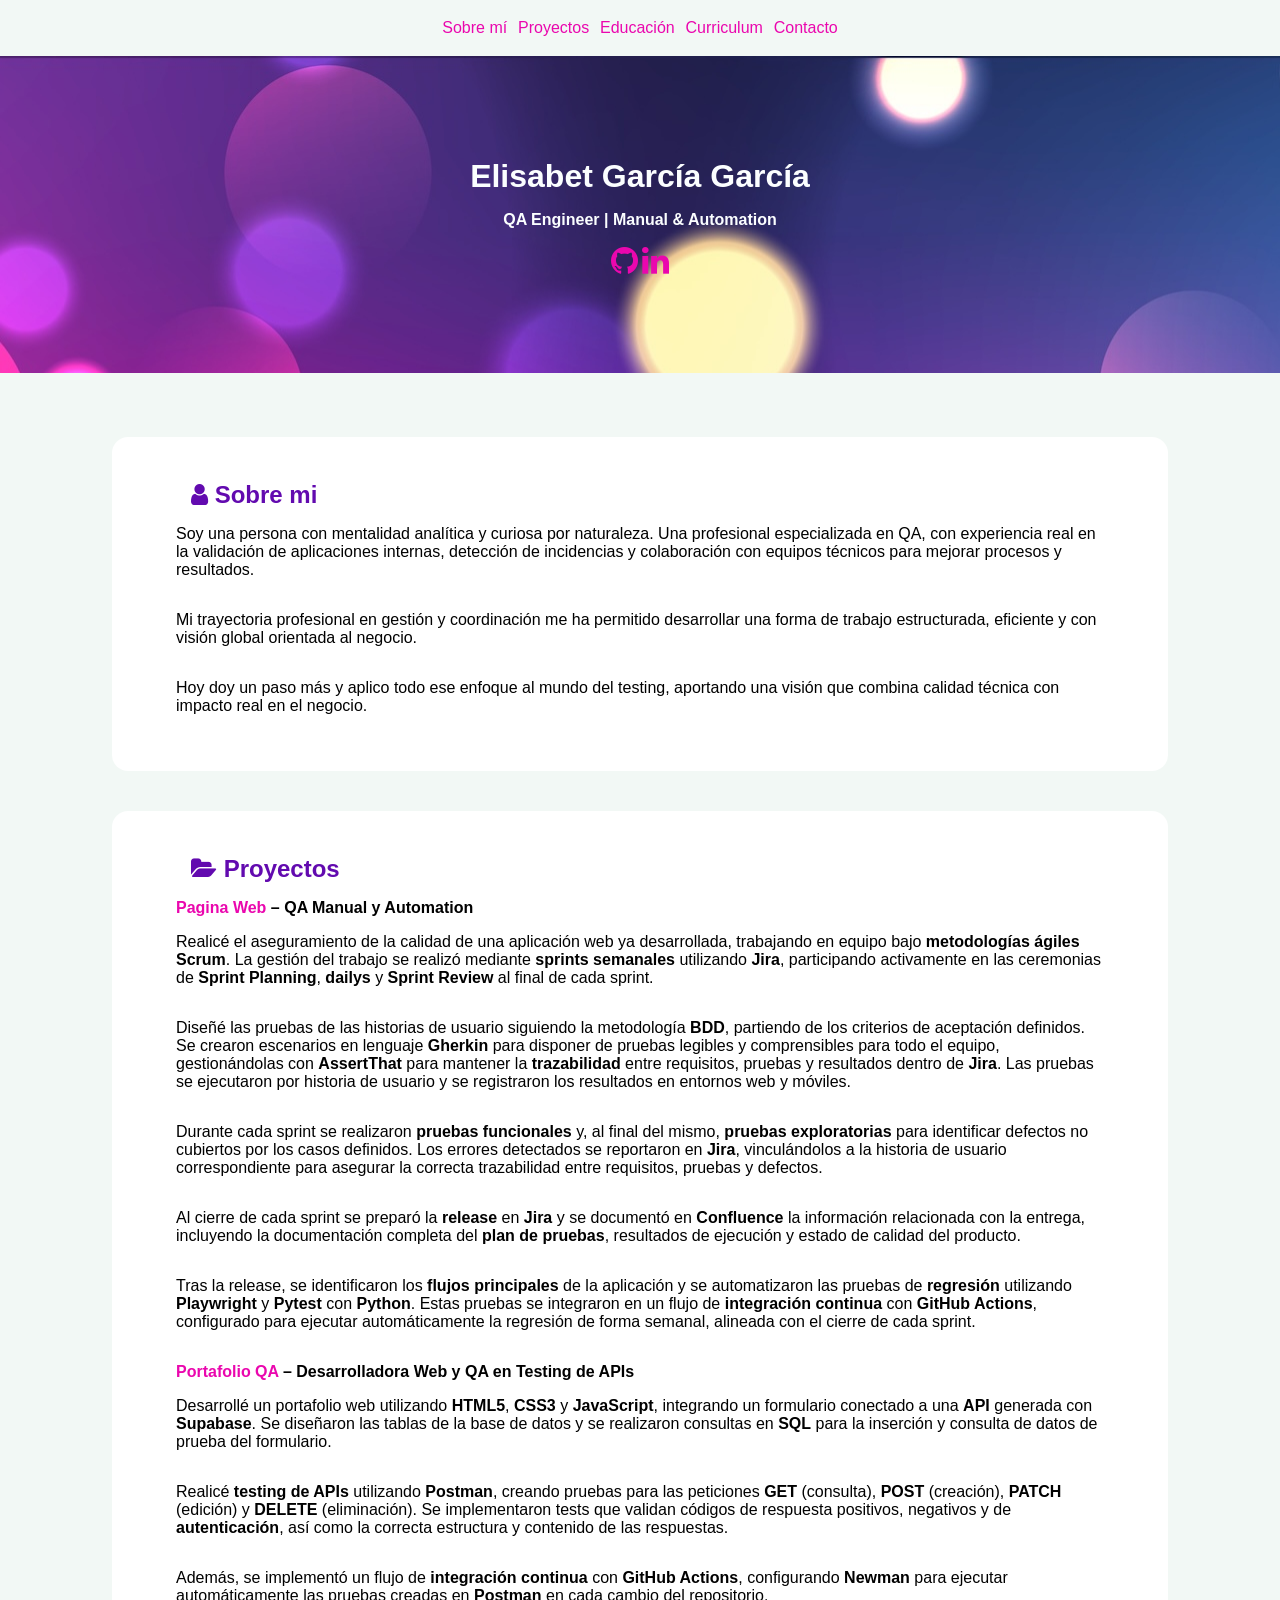
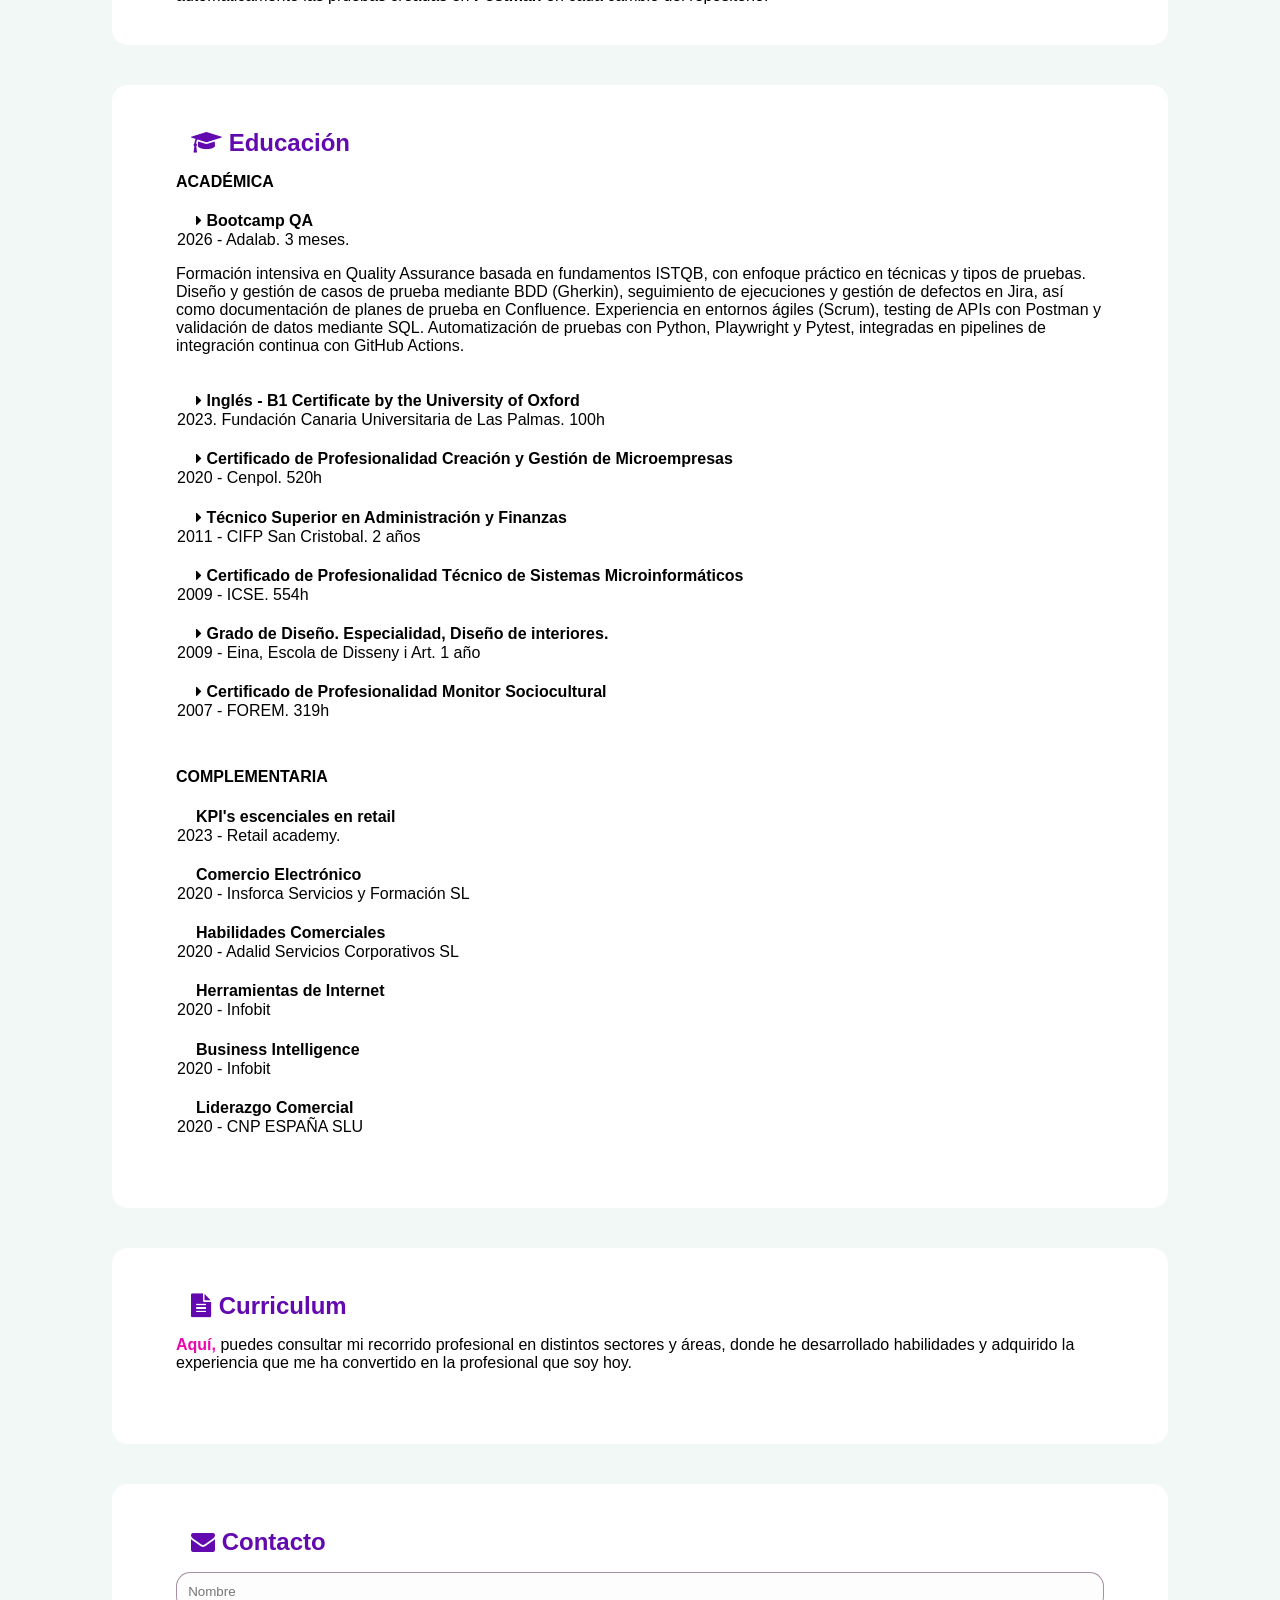
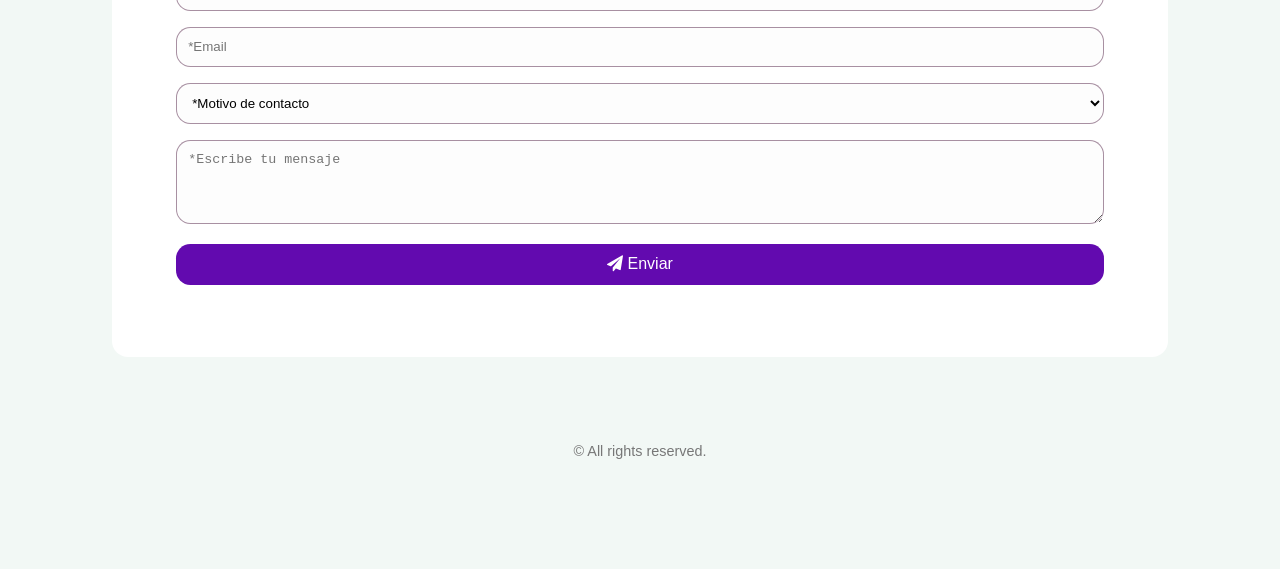
<file: index.html>
<!DOCTYPE html>
<html lang="es">

<head>
  <meta charset="UTF-8" />
  <meta name="viewport" content="width=device-width, initial-scale=1.0" />
  <meta name="description" content="Portfolio Elisabet García García QA" />
  <meta name="author" content="Elisabet García García" />
  <title>Elisabet QA - Portfolio</title>
  <link href="style.css" rel="stylesheet" />
  <!-- Importar Font Awesome para los iconos -->
  <link rel="stylesheet" href="https://cdnjs.cloudflare.com/ajax/libs/font-awesome/4.7.0/css/font-awesome.min.css" />
</head>

<body>
  <!-- Menú de navegación -->
  <nav>
    <ul>
      <li><a id="menusobremi" href="#sobremi">Sobre mí</a></li>
      <li><a id="menuproyectos" href="#proyectos">Proyectos</a></li>
      <li><a id="menueducacion" href="#educacion">Educación</a></li>
      <li><a id="menucurriculum" href="#curriculum">Curriculum</a></li>
      <li><a id="menucontacto" href="#contacto">Contacto</a></li>
    </ul>
  </nav>
  <header>
    <h1 id="minombre">Elisabet García García</h1>
    <h3 id="titulo">QA Engineer | Manual & Automation</h3>
    <p>
      <a id="linkgithub" href="https://github.com/ElisabetQA" title="GitHub" class="fa fa-github fa-2x"
        aria-label="GitHub"></a>
      <a id="linklinkedin" href="https://linkedin.com/in/elisabet-garcia-garcia" title="LinkedIn"
        class="fa fa-linkedin fa-2x" aria-label="LinkedIn"></a>
    </p>
  </header>

  <main>
    <div class="sobremi" <section id="sobremi">
      <h2 id="titulosobremi">
        <i class="fa fa-user"></i> Sobre mi
      </h2>
      <p class="a">
        Soy una persona con mentalidad analítica y curiosa por naturaleza. Una profesional especializada en QA, con
        experiencia real en la validación de aplicaciones internas, detección de incidencias y colaboración con
        equipos
        técnicos para mejorar procesos y resultados.
      </p>
      <p class="a">
        Mi trayectoria profesional en gestión y coordinación me ha permitido desarrollar una forma de trabajo
        estructurada, eficiente y con visión global orientada al negocio.
      </p>
      <p class="a">
        Hoy doy un paso más y aplico todo ese enfoque al mundo del testing, aportando una visión que combina calidad
        técnica con impacto real en el negocio.
      </p>
      </section>
    </div>


    <div class="proyectos" <section id="proyectos">
      <h2 id="tituloproyectos">
        <i class="fa fa-folder-open"></i> Proyectos
      </h2>

      <h3>
        <a id="linkproyectoapi"
          href="https://adalabequipo4.atlassian.net/wiki/spaces/E4QA/pages/229377/Plan+de+pruebas+-+Vida+verde"
          target="_blank">Pagina Web</a>
        – QA Manual y Automation
      </h3>
      <p class="a">
        Realicé el aseguramiento de la calidad de una aplicación web ya desarrollada,
        trabajando en equipo bajo <strong>metodologías ágiles Scrum</strong>. La gestión del
        trabajo se realizó mediante <strong>sprints semanales</strong> utilizando
        <strong>Jira</strong>, participando activamente en las ceremonias de
        <strong>Sprint Planning</strong>, <strong>dailys</strong> y <strong>Sprint Review</strong>
        al final de cada sprint.
      </p>

      <p class="a">
        Diseñé las pruebas de las historias de usuario siguiendo la metodología
        <strong>BDD</strong>, partiendo de los criterios de aceptación definidos. Se crearon
        escenarios en lenguaje <strong>Gherkin</strong> para disponer de pruebas legibles y
        comprensibles para todo el equipo, gestionándolas con <strong>AssertThat</strong> para
        mantener la <strong>trazabilidad</strong> entre requisitos, pruebas y resultados dentro
        de <strong>Jira</strong>. Las pruebas se ejecutaron por historia de usuario y se
        registraron los resultados en entornos web y móviles.
      </p>

      <p class="a">
        Durante cada sprint se realizaron <strong>pruebas funcionales</strong> y, al final del
        mismo, <strong>pruebas exploratorias</strong> para identificar defectos no cubiertos por
        los casos definidos. Los errores detectados se reportaron en <strong>Jira</strong>,
        vinculándolos a la historia de usuario correspondiente para asegurar la correcta
        trazabilidad entre requisitos, pruebas y defectos.
      </p>

      <p class="a">
        Al cierre de cada sprint se preparó la <strong>release</strong> en <strong>Jira</strong>
        y se documentó en <strong>Confluence</strong> la información relacionada con la entrega,
        incluyendo la documentación completa del <strong>plan de pruebas</strong>, resultados
        de ejecución y estado de calidad del producto.
      </p>

      <p class="a">
        Tras la release, se identificaron los <strong>flujos principales</strong> de la
        aplicación y se automatizaron las pruebas de <strong>regresión</strong> utilizando
        <strong>Playwright</strong> y <strong>Pytest</strong> con <strong>Python</strong>. Estas
        pruebas se integraron en un flujo de <strong>integración continua</strong> con
        <strong>GitHub Actions</strong>, configurado para ejecutar automáticamente la regresión
        de forma semanal, alineada con el cierre de cada sprint.
      </p>
      <h3>
        <a id="linkproyectoportafolio" href="https://github.com/ElisabetQA-org/portfolio-qa">Portafolio QA</a>
        – Desarrolladora Web y QA en Testing de APIs
      </h3>
      <p class="a">
        Desarrollé un portafolio web utilizando <strong>HTML5</strong>, <strong>CSS3</strong> y
        <strong>JavaScript</strong>, integrando un formulario conectado a una
        <strong>API</strong> generada con <strong>Supabase</strong>. Se diseñaron las tablas
        de la base de datos y se realizaron consultas en <strong>SQL</strong> para la
        inserción y consulta de datos de prueba del formulario.
      </p>

      <p class="a">
        Realicé <strong>testing de APIs</strong> utilizando <strong>Postman</strong>, creando
        pruebas para las peticiones <strong>GET</strong> (consulta),
        <strong>POST</strong> (creación), <strong>PATCH</strong> (edición) y
        <strong>DELETE</strong> (eliminación). Se implementaron tests que validan códigos de
        respuesta positivos, negativos y de <strong>autenticación</strong>, así como la
        correcta estructura y contenido de las respuestas.
      </p>

      <p class="">
        Además, se implementó un flujo de <strong>integración continua</strong> con
        <strong>GitHub Actions</strong>, configurando <strong>Newman</strong> para ejecutar
        automáticamente las pruebas creadas en <strong>Postman</strong> en cada cambio del
        repositorio.</p>

      </section>

    </div>

    <div class="Educación">
      <section id="educacion">
        <h2 id="tituloeducacion">
          <i class="fa fa-graduation-cap"></i> Educación
        </h2>


        <h3>ACADÉMICA</h3>

        <h4><i class="fa fa-caret-right"></i> Bootcamp QA</h4>
        <p class="b">2026 - Adalab. 3 meses.</p>
        <p class="a">
          Formación intensiva en Quality Assurance basada en fundamentos ISTQB, con enfoque práctico en técnicas y tipos
          de pruebas.
          Diseño y gestión de casos de prueba mediante BDD (Gherkin), seguimiento de ejecuciones y gestión de defectos
          en
          Jira, así como documentación de planes de prueba en Confluence.
          Experiencia en entornos ágiles (Scrum), testing de APIs con Postman y validación de datos mediante SQL.
          Automatización de pruebas con Python, Playwright y Pytest, integradas en pipelines de integración continua con
          GitHub Actions.


        </p>
        <h4><i class="fa fa-caret-right"></i> Inglés - B1 Certificate by the University of Oxford</h4>
        <p class="b">2023. Fundación Canaria Universitaria de Las Palmas. 100h</p>

        <h4><i class="fa fa-caret-right"></i> Certificado de Profesionalidad Creación y Gestión de Microempresas</h4>
        <p class="b">2020 - Cenpol. 520h</p>

        <h4><i class="fa fa-caret-right"></i> Técnico Superior en Administración y Finanzas</h4>
        <p class="b">2011 - CIFP San Cristobal. 2 años</p>

        <h4><i class="fa fa-caret-right"></i> Certificado de Profesionalidad Técnico de Sistemas Microinformáticos</h4>
        <p class="b">2009 - ICSE. 554h</p>

        <h4><i class="fa fa-caret-right"></i> Grado de Diseño. Especialidad, Diseño de interiores. </h4>
        <p class="b">2009 - Eina, Escola de Disseny i Art. 1 año</p>

        <h4><i class="fa fa-caret-right"></i> Certificado de Profesionalidad Monitor Sociocultural</h4>
        <p class="b">2007 - FOREM. 319h</p>

      </section>


      <section id="formación COMPLEMENTARIA">

        <h3>COMPLEMENTARIA</h3>

        <h4>KPI's escenciales en retail</h4>
        <p class="b">2023 - Retail academy.</p>

        <h4>Comercio Electrónico</h4>
        <p class="b">2020 - Insforca Servicios y Formación SL</p>

        <h4>Habilidades Comerciales</h4>
        <p class="b">2020 - Adalid Servicios Corporativos SL</p>

        <h4>Herramientas de Internet </h4>
        <p class="b">2020 - Infobit </p>

        <h4>Business Intelligence </h4>
        <p class="b">2020 - Infobit</p>

        <h4>Liderazgo Comercial</h4>
        <p class="b">2020 - CNP ESPAÑA SLU</p>
      </section>
    </div>

<div class="curriculum">
    <section id="Curriculum">
      <h2 id="titulocurriculum">
        <i class="fa fa-file-text"></i> Curriculum
      </h2>
      <p>
        <a id="curriculum"
          href="https://drive.google.com/file/d/11BLXkdEk0atTPDvDv6AbJhoRN640IWlM/view?usp=sharing"><strong>Aquí,</strong></a>
        puedes consultar mi recorrido profesional en distintos sectores y áreas, donde he desarrollado habilidades y adquirido la experiencia que me ha convertido en la profesional que soy hoy.
      </p>
    </section>
  </div>

<div class="contacto">
    <section id="contacto">
      <h2 id="titulocontacto">
        <i class="fa fa-envelope"></i> Contacto
      </h2>
      <form id="contactForm" onsubmit="return enviarFormulario(event)">

        <input id="nombre" type="text" placeholder="Nombre" maxlength="50" />
        <input id="email" type="email" placeholder="*Email" required />
        <select id="asunto" required>
          <option value="">*Motivo de contacto</option>
          <option value="info">Información</option>
          <option value="job">Oferta Trabajo</option>
          <option value="other">Otro</option>
        </select>
        <textarea id="mensaje" rows="4" placeholder="*Escribe tu mensaje" maxlength="500" required></textarea>

        <button id="enviar" type="submit">
          <i class="fa fa-paper-plane"></i> Enviar
        </button>
      </form>
      <p id="formMessage"></p>
    </section>
</div>

    <footer>
      <p>&copy; All rights reserved.</p>
    </footer>
</body>
<script src="script.js" defer></script>

</html>
</file>
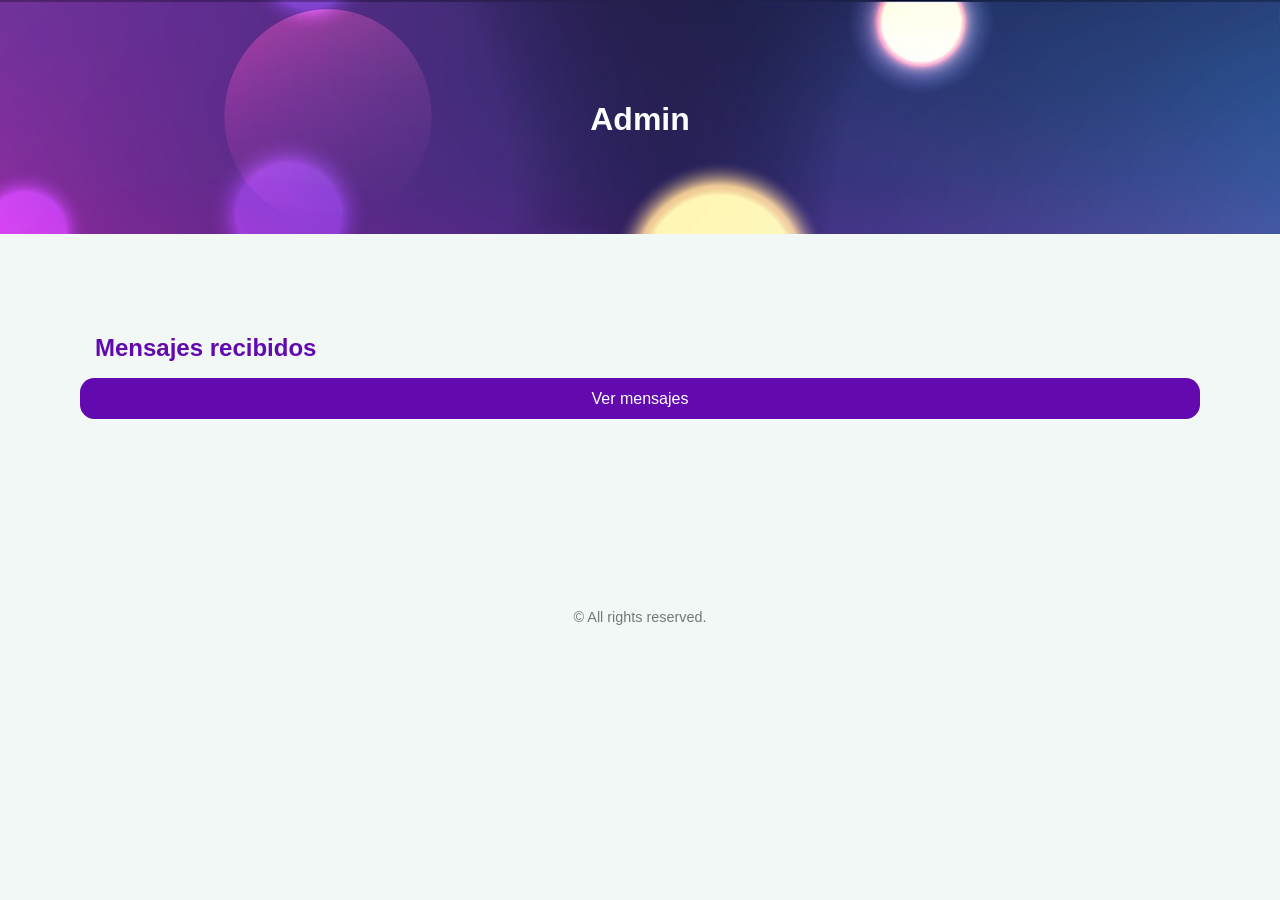
<file: admin.html>
<!DOCTYPE html>
<html lang="es">
<head>
  <meta charset="UTF-8">
  <title>Admin - Mensajes</title>
  <link rel="stylesheet" href="style.css">
</head>
<body>

<header>
  <h1>Admin</h1>
</header>

<main>
  <section id="admin">
    <h2>Mensajes recibidos</h2>
    <button id="verMensajes" onclick="mostrarDatos()">Ver mensajes</button>

    <table id="formsTable">

    </table>

    <p id="status"></p>
  </section>
</main>

<footer>
    <p>&copy; All rights reserved.</p>
</footer>

<script src="script.js"></script>

</body>
</html>
</file>
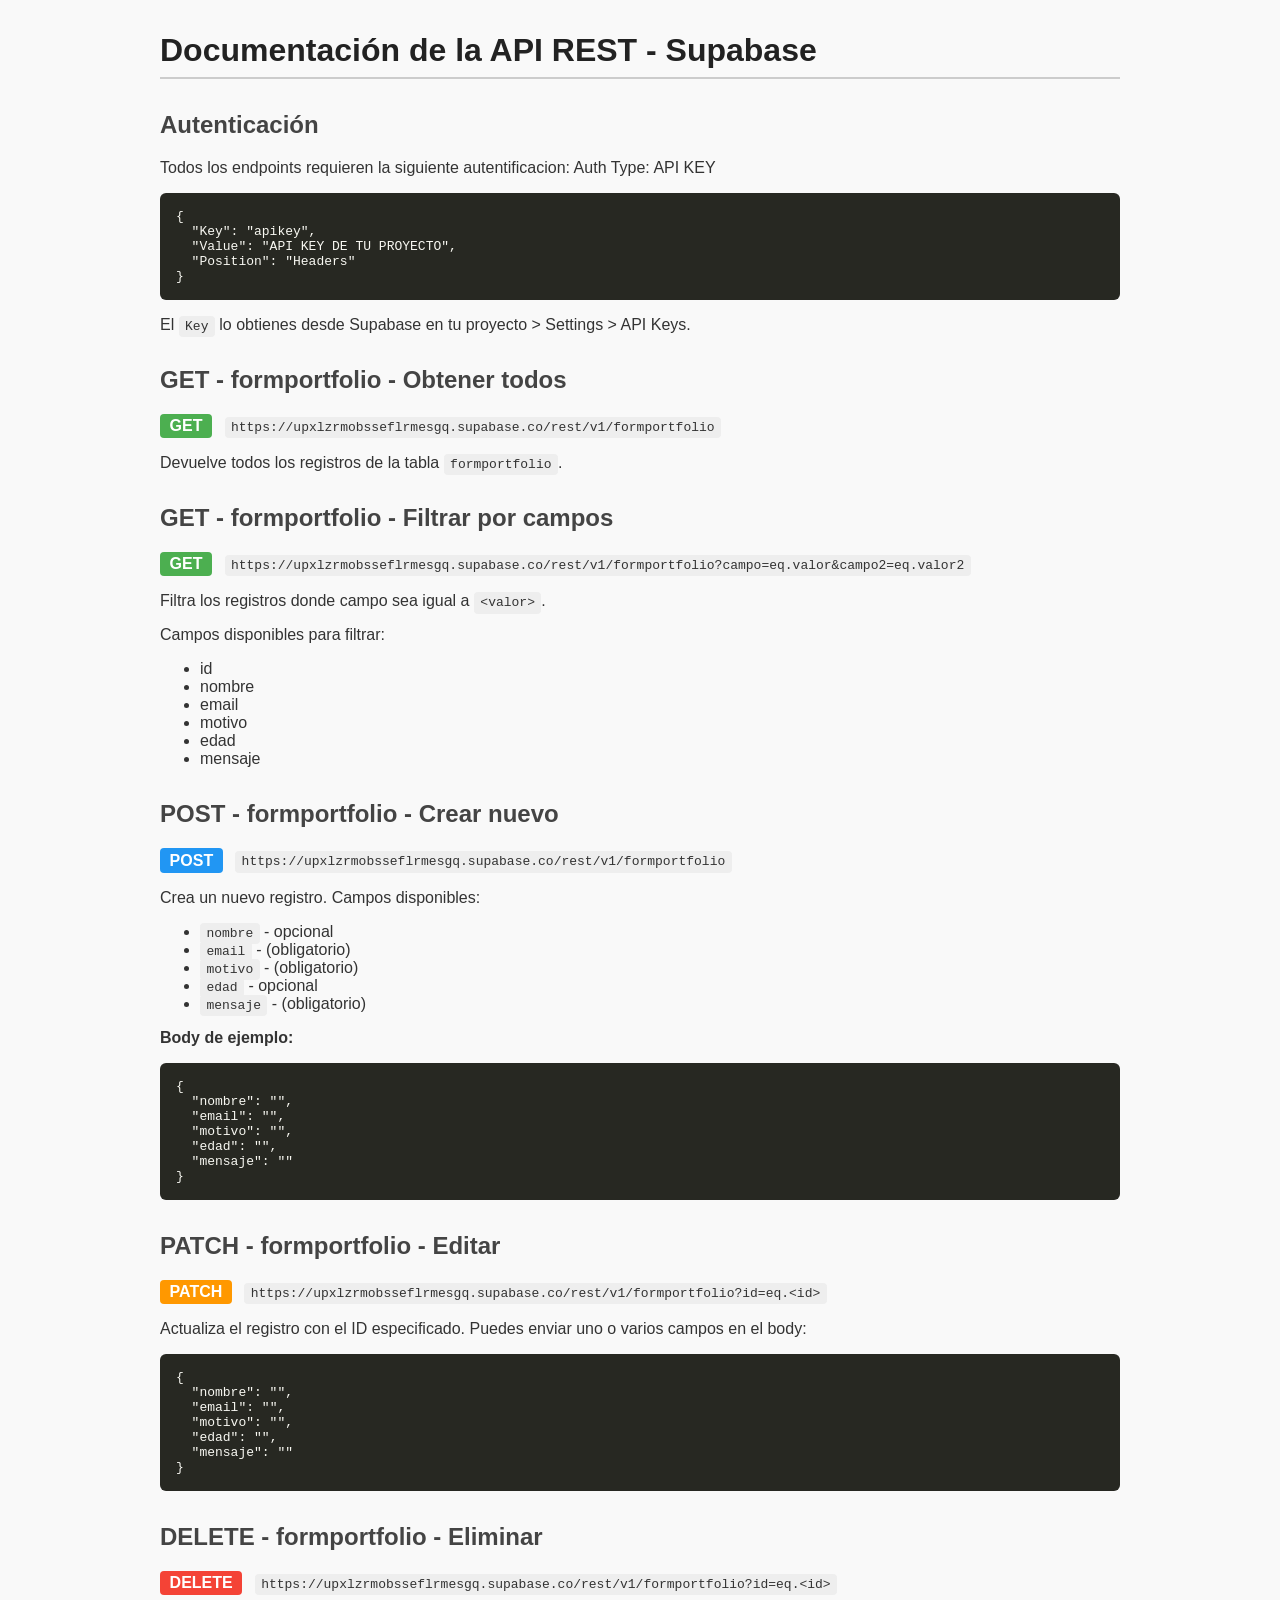
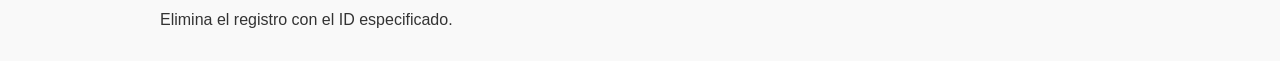
<file: apidoc.html>
<!DOCTYPE html>
<!-- saved from url=(0067)https://bootcamp-qa.github.io/ReportGenerator/documentacionapi.html -->
<html lang="es"><head><meta http-equiv="Content-Type" content="text/html; charset=UTF-8">
  
  <title>Documentación API Supabase</title>
  <style>
    body {
      font-family: 'Segoe UI', sans-serif;
      margin: 2rem auto;
      max-width: 960px;
      background: #f9f9f9;
      color: #333;
    }
    h1 { color: #222; border-bottom: 2px solid #ccc; padding-bottom: 0.5rem; }
    h2 { margin-top: 2rem; color: #444; }
    code { background: #eee; padding: 0.2rem 0.4rem; border-radius: 4px; }
    pre {
      background: #272822;
      color: #f8f8f2;
      padding: 1rem;
      border-radius: 6px;
      overflow-x: auto;
    }
    .method {
      display: inline-block;
      font-weight: bold;
      padding: 0.2rem 0.6rem;
      border-radius: 4px;
      margin-right: 0.5rem;
      color: white;
    }
    .GET { background: #4caf50; }
    .POST { background: #2196f3; }
    .PATCH { background: #ff9800; }
    .DELETE { background: #f44336; }

    label {
      display: block;
      margin-top: 1rem;
      font-weight: bold;
    }
    input[type=text] {
      width: 100%;
      padding: 0.5rem;
      font-size: 1rem;
      margin-top: 0.3rem;
      box-sizing: border-box;
    }
    button {
      margin-top: 1.5rem;
      padding: 0.6rem 1rem;
      font-size: 1rem;
      cursor: pointer;
    }
  </style>
</head>
<body>

<h1>Documentación de la API REST - Supabase</h1>

<form id="form" onsubmit="return false;" style="display: none;">
  <label for="tableName">Nombre de la tabla:</label>
  <input type="text" id="tableName" placeholder="clientes" required="">

  <label for="columns">Columnas (separadas por coma, * indica obligatorio):</label>
  <input type="text" id="columns" placeholder="nombre, telefono*, correo*" required="">

  <label for="baseUrl">Base URL:</label>
  <input type="text" id="baseUrl" placeholder="https://proyecto.supabase.co" required="">

  <button onclick="generate()">GENERAR DOCUMENTACION API</button>
</form>

<!-- Aquí pondremos la documentación generada -->
<div id="docs" style="margin-top:2rem;">
        <h2>Autenticación</h2>
    <p>Todos los endpoints requieren la siguiente autentificacion: Auth Type: API KEY</p>
    <pre>{
  "Key": "apikey",
  "Value": "API KEY DE TU PROYECTO",
  "Position": "Headers"
}</pre>
    <p>El <code>Key</code> lo obtienes desde Supabase en tu proyecto &gt; Settings &gt; API Keys.</p>
  
    <h2>GET - formportfolio - Obtener todos </h2>
    <p><span class="method GET">GET</span> <code>https://upxlzrmobsseflrmesgq.supabase.co/rest/v1/formportfolio</code></p>
    <p>Devuelve todos los registros de la tabla <code>formportfolio</code>.</p>

    <h2>GET - formportfolio - Filtrar por campos</h2>
    <p><span class="method GET">GET</span> <code>https://upxlzrmobsseflrmesgq.supabase.co/rest/v1/formportfolio?campo=eq.valor&amp;campo2=eq.valor2</code></p>
    <p>Filtra los registros donde campo sea igual a <code>&lt;valor&gt;</code>.</p>
    <p>Campos disponibles para filtrar:</p>
    <ul>
      <li>id</li><li>nombre</li><li>email</li><li>motivo</li><li>edad</li><li>mensaje</li>
    </ul>

    <h2>POST - formportfolio - Crear nuevo</h2>
    <p><span class="method POST">POST</span> <code>https://upxlzrmobsseflrmesgq.supabase.co/rest/v1/formportfolio</code></p>
    <p>Crea un nuevo registro. Campos disponibles:</p>
    <ul>
      <li><code>nombre</code> - opcional</li><li><code>email</code> -  (obligatorio)</li><li><code>motivo</code> -  (obligatorio)</li><li><code>edad</code> - opcional</li><li><code>mensaje</code> -  (obligatorio)</li>
    </ul>
    <p><strong>Body de ejemplo:</strong></p>
    <pre>{
  "nombre": "",
  "email": "",
  "motivo": "",
  "edad": "",
  "mensaje": ""
}</pre>

    <h2>PATCH - formportfolio - Editar </h2>
    <p><span class="method PATCH">PATCH</span> <code>https://upxlzrmobsseflrmesgq.supabase.co/rest/v1/formportfolio?id=eq.&lt;id&gt;</code></p>
    <p>Actualiza el registro con el ID especificado. Puedes enviar uno o varios campos en el body:</p>
    <pre>{
  "nombre": "<nuevo string="">",
  "email": "<nuevo string="">",
  "motivo": "<nuevo string="">",
  "edad": "<nuevo string="">",
  "mensaje": "<nuevo string="">"
}</nuevo></nuevo></nuevo></nuevo></nuevo></pre>

    <h2>DELETE - formportfolio - Eliminar </h2>
    <p><span class="method DELETE">DELETE</span> <code>https://upxlzrmobsseflrmesgq.supabase.co/rest/v1/formportfolio?id=eq.&lt;id&gt;</code></p>
    <p>Elimina el registro con el ID especificado.</p>


  </div>

<script>
function generate() {
  let tableName = document.getElementById('tableName').value.trim() || 'clientes';
  const columnsRaw = document.getElementById('columns').value.trim();
  const baseUrlRaw = document.getElementById('baseUrl').value.trim() || 'https://<TU_PROYECTO>.supabase.co';

  // Procesar columnas
  const colsArr = columnsRaw.split(',').map(c => c.trim()).filter(c => c.length > 0);

  const columns = colsArr.map(col => {
    let required = false;
    let name = col;
    if (col.endsWith('*')) {
      required = true;
      name = col.slice(0, -1).trim();
    }
    return { name, type: "string", required };
  });

  const baseUrl = `${baseUrlRaw}/rest/v1/${tableName}`;

  function generatePostBody() {
    const obj = {};
    columns.forEach(col => {
      if (col.name !== "id") {
        obj[col.name] = "";
      }
    });
    return JSON.stringify(obj, null, 2);
  }

  function generatePatchBody() {
    const obj = {};
    columns.forEach(col => {
      if (col.name !== "id") {
        obj[col.name] = `<nuevo ${col.type}>`;
      }
    });
    return JSON.stringify(obj, null, 2);
  }

  // Construir el HTML para la documentación
  let html = `
        <h2>Autenticación</h2>
    <p>Todos los endpoints requieren la siguiente autentificacion: Auth Type: API KEY</p>
    <pre>{
  "Key": "apikey",
  "Value": "API KEY DE TU PROYECTO",
  "Position": "Headers"
}</pre>
    <p>El <code>Key</code> lo obtienes desde Supabase en tu proyecto &gt; Settings &gt; API Keys.</p>
  
    <h2>GET - ${tableName} - Obtener todos </h2>
    <p><span class="method GET">GET</span> <code>${baseUrl}</code></p>
    <p>Devuelve todos los registros de la tabla <code>${tableName}</code>.</p>

    <h2>GET - ${tableName} - Filtrar por campos</h2>
    <p><span class="method GET">GET</span> <code>${baseUrl}?campo=eq.valor&campo2=eq.valor2</code></p>
    <p>Filtra los registros donde campo sea igual a <code>&lt;valor&gt;</code>.</p>
    <p>Campos disponibles para filtrar:</p>
    <ul>
      ${columns.map(col => `<li>${col.name}</li>`).join('')}
    </ul>

    <h2>POST - ${tableName} - Crear nuevo</h2>
    <p><span class="method POST">POST</span> <code>${baseUrl}</code></p>
    <p>Crea un nuevo registro. Campos disponibles:</p>
    <ul>
      ${columns.filter(c => c.name !== 'id').map(col => `<li><code>${col.name}</code> - ${col.required ? " (obligatorio)" : "opcional"}</li>`).join('')}
    </ul>
    <p><strong>Body de ejemplo:</strong></p>
    <pre>${generatePostBody()}</pre>

    <h2>PATCH - ${tableName} - Editar </h2>
    <p><span class="method PATCH">PATCH</span> <code>${baseUrl}?id=eq.&lt;id&gt;</code></p>
    <p>Actualiza el registro con el ID especificado. Puedes enviar uno o varios campos en el body:</p>
    <pre>${generatePatchBody()}</pre>

    <h2>DELETE - ${tableName} - Eliminar </h2>
    <p><span class="method DELETE">DELETE</span> <code>${baseUrl}?id=eq.&lt;id&gt;</code></p>
    <p>Elimina el registro con el ID especificado.</p>


  `;

  document.getElementById('docs').innerHTML = html;
   document.getElementById('form').style.display = 'none';
  
}


</script>




</body></html>
</file>
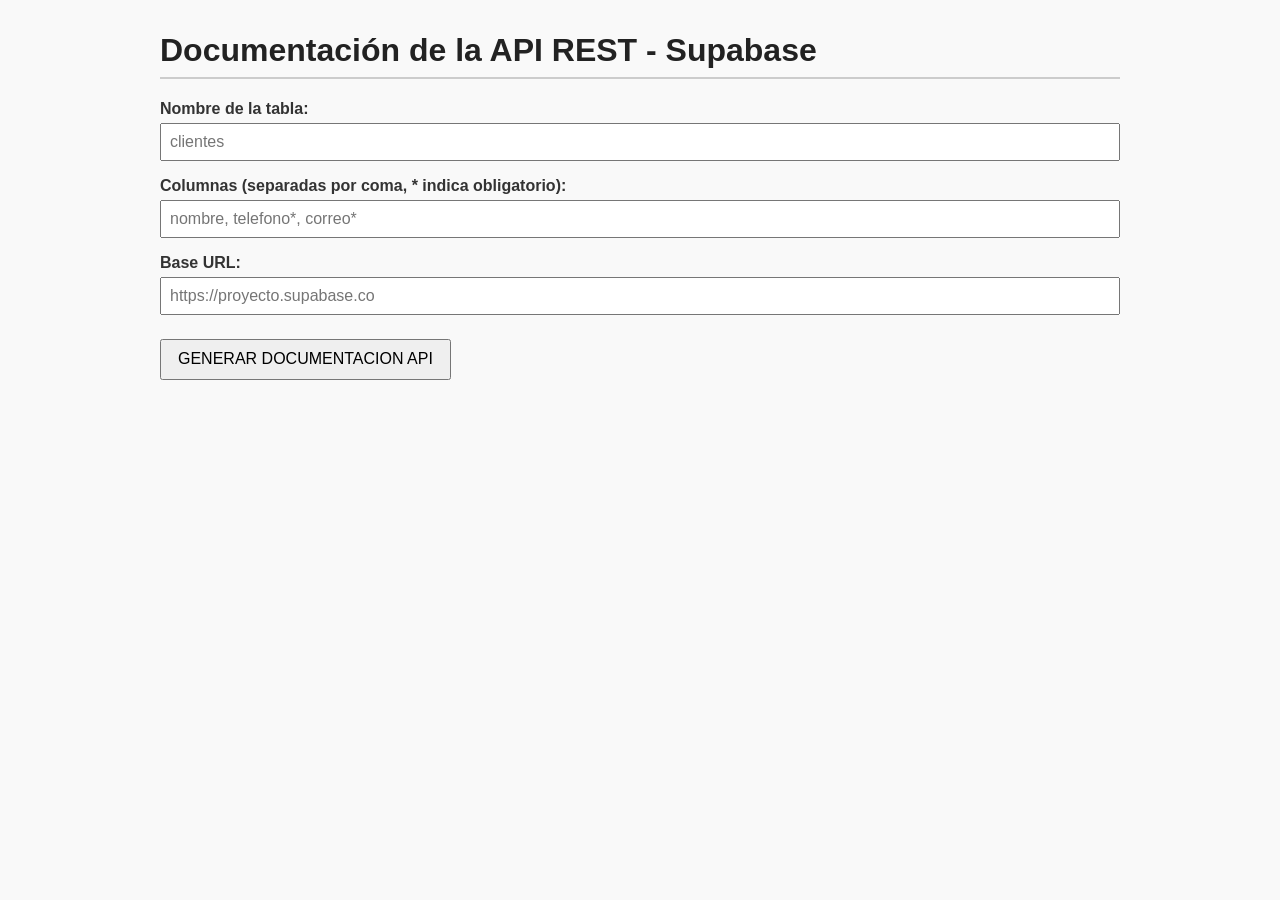
<file: Documentación API Supabase.html>
<!DOCTYPE html>
<html lang="es">
<head>
  <meta charset="UTF-8">
  <title>Documentación API Supabase</title>
  <style>
    body {
      font-family: 'Segoe UI', sans-serif;
      margin: 2rem auto;
      max-width: 960px;
      background: #f9f9f9;
      color: #333;
    }
    h1 { color: #222; border-bottom: 2px solid #ccc; padding-bottom: 0.5rem; }
    h2 { margin-top: 2rem; color: #444; }
    code { background: #eee; padding: 0.2rem 0.4rem; border-radius: 4px; }
    pre {
      background: #272822;
      color: #f8f8f2;
      padding: 1rem;
      border-radius: 6px;
      overflow-x: auto;
    }
    .method {
      display: inline-block;
      font-weight: bold;
      padding: 0.2rem 0.6rem;
      border-radius: 4px;
      margin-right: 0.5rem;
      color: white;
    }
    .GET { background: #4caf50; }
    .POST { background: #2196f3; }
    .PATCH { background: #ff9800; }
    .DELETE { background: #f44336; }

    label {
      display: block;
      margin-top: 1rem;
      font-weight: bold;
    }
    input[type=text] {
      width: 100%;
      padding: 0.5rem;
      font-size: 1rem;
      margin-top: 0.3rem;
      box-sizing: border-box;
    }
    button {
      margin-top: 1.5rem;
      padding: 0.6rem 1rem;
      font-size: 1rem;
      cursor: pointer;
    }
  </style>
</head>
<body>

<h1>Documentación de la API REST - Supabase</h1>

<form id="form" onsubmit="return false;">
  <label for="tableName">Nombre de la tabla:</label>
  <input type="text" id="tableName" placeholder="clientes" required />

  <label for="columns">Columnas (separadas por coma, * indica obligatorio):</label>
  <input type="text" id="columns" placeholder="nombre, telefono*, correo*" required />

  <label for="baseUrl">Base URL:</label>
  <input type="text" id="baseUrl" placeholder="https://proyecto.supabase.co" required />

  <button onclick="generate()">GENERAR DOCUMENTACION API</button>
</form>

<!-- Aquí pondremos la documentación generada -->
<div id="docs" style="margin-top:2rem;"></div>

<script>
function generate() {
  let tableName = document.getElementById('tableName').value.trim() || 'clientes';
  const columnsRaw = document.getElementById('columns').value.trim();
  const baseUrlRaw = document.getElementById('baseUrl').value.trim() || 'https://<TU_PROYECTO>.supabase.co';

  // Procesar columnas
  const colsArr = columnsRaw.split(',').map(c => c.trim()).filter(c => c.length > 0);

  const columns = colsArr.map(col => {
    let required = false;
    let name = col;
    if (col.endsWith('*')) {
      required = true;
      name = col.slice(0, -1).trim();
    }
    return { name, type: "string", required };
  });

  const baseUrl = `${baseUrlRaw}/rest/v1/${tableName}`;

  function generatePostBody() {
    const obj = {};
    columns.forEach(col => {
      if (col.name !== "id") {
        obj[col.name] = "";
      }
    });
    return JSON.stringify(obj, null, 2);
  }

  function generatePatchBody() {
    const obj = {};
    columns.forEach(col => {
      if (col.name !== "id") {
        obj[col.name] = `<nuevo ${col.type}>`;
      }
    });
    return JSON.stringify(obj, null, 2);
  }

  // Construir el HTML para la documentación
  let html = `
        <h2>Autenticación</h2>
    <p>Todos los endpoints requieren la siguiente autentificacion: Auth Type: API KEY</p>
    <pre>{
  "Key": "apikey",
  "Value": "API KEY DE TU PROYECTO",
  "Position": "Headers"
}</pre>
    <p>El <code>Key</code> lo obtienes desde Supabase en tu proyecto &gt; Settings &gt; API Keys.</p>
  
    <h2>GET - ${tableName} - Obtener todos </h2>
    <p><span class="method GET">GET</span> <code>${baseUrl}</code></p>
    <p>Devuelve todos los registros de la tabla <code>${tableName}</code>.</p>

    <h2>GET - ${tableName} - Filtrar por campos</h2>
    <p><span class="method GET">GET</span> <code>${baseUrl}?campo=eq.valor&campo2=eq.valor2</code></p>
    <p>Filtra los registros donde campo sea igual a <code>&lt;valor&gt;</code>.</p>
    <p>Campos disponibles para filtrar:</p>
    <ul>
      ${columns.map(col => `<li>${col.name}</li>`).join('')}
    </ul>

    <h2>POST - ${tableName} - Crear nuevo</h2>
    <p><span class="method POST">POST</span> <code>${baseUrl}</code></p>
    <p>Crea un nuevo registro. Campos disponibles:</p>
    <ul>
      ${columns.filter(c => c.name !== 'id').map(col => `<li><code>${col.name}</code> - ${col.required ? " (obligatorio)" : "opcional"}</li>`).join('')}
    </ul>
    <p><strong>Body de ejemplo:</strong></p>
    <pre>${generatePostBody()}</pre>

    <h2>PATCH - ${tableName} - Editar </h2>
    <p><span class="method PATCH">PATCH</span> <code>${baseUrl}?id=eq.&lt;id&gt;</code></p>
    <p>Actualiza el registro con el ID especificado. Puedes enviar uno o varios campos en el body:</p>
    <pre>${generatePatchBody()}</pre>

    <h2>DELETE - ${tableName} - Eliminar </h2>
    <p><span class="method DELETE">DELETE</span> <code>${baseUrl}?id=eq.&lt;id&gt;</code></p>
    <p>Elimina el registro con el ID especificado.</p>


  `;

  document.getElementById('docs').innerHTML = html;
   document.getElementById('form').style.display = 'none';
  
}


</script>

</body>
</html>
</file>
<file: style.css>
body {
  font-family: Verdana, Arial, Helvetica;
  font-size: 1rem;
  color: black;
  margin: 0;
  background-color: #f2f8f5
}

header {
  background-image: url("Fondo Portfolio2.jpeg");
  color: rgb(251, 254, 255);
  padding: 5rem;
  text-align: center;
}


div {
  background-color: #ffffff;
  text-align: left;
  padding: 1.5rem 4rem 1.5rem 4rem;
  border-radius: 1rem;
  margin: -1rem 2rem 3.5rem
}

main {
  padding: 5rem;
  text-align: left;
}

nav {
  text-align: center;
  width: 100%;
  padding: 1rem;
  box-sizing: border-box;
}

nav ul {
  padding: 0;
  margin: 0;
  background-color: #f2f8f5;

}

nav ul li {
  display: inline-block;
  margin: 0rem;
  font-size: 1rem;
  padding: 0.2rem;
  border-radius: 0.5rem;
 

}

/* Menú vertical en móvil */
@media (max-width: 768px) {
  nav ul li {
    display: block;
    margin: 0.8rem 0;
     background-color: #ffffff;
  color: aqua;
  text-decoration: none;
  }
}

h1 {
  font-size: 2rem;
  margin-bottom: 1rem;

}

h2 {
  font-size: 1.5rem;
  margin-bottom: 1rem;
  margin-left: 15px;
  color: #620aaf;
}

h3 {
  font-size: 1rem;
  margin-bottom: 1rem;
}

h4 {
  font-size: 1rem;
  margin-bottom: 0%;
  margin-left: 20px;
}


p.a {
  font-size: 1rem;
  margin-bottom: 1rem;
 padding-bottom: 1rem;
}

p.b {
  font-size: 1rem;
  margin: 1px;
   padding-bottom: 0%;
}

a {
  color: #ea07ae;
  text-decoration: none;

}

a:hover {
  color: rgb(157, 0, 255);
  text-decoration: underline;
}

a:hover.fa {
  color: aqua;
  text-decoration: none;
}

section {
  margin-bottom: 3rem;
}



/* FORMULARIO */
form {
  width: 100%;
  font-size: 1rem;
}

input,
textarea,
select {
  width: 100%;
  padding: 0.7rem;
  margin-bottom: 1rem;
  border: 1px solid #4a163c78;
  border-radius: 0.9rem;
  background-color: #fdfdfd;
  box-sizing: border-box;
}

button {
  width: 100%;
  padding: 0.7rem;
  background-color: #620aaf;
  color: white;
  border: none;
  border-radius: 0.9rem;
  font-size: 1rem;
  box-sizing: border-box;
}

footer {
  margin-top: 2rem;
  padding: 1rem;
  font-size: 0.9rem;
  color: #777;
  text-align: center;
}

table {
  width: 100%;
  border-collapse: collapse;
  table-layout: fixed;
  /* CLAVE */
  font-family: Verdana, Arial, Helvetica;
}

th,
td {
  border: 1px solid #ddd;
  padding: 6px;
  font-size: 14px;
  word-wrap: break-word;
  overflow-wrap: break-word;
}

thead {
  background-color: #f4f4f4;
}

/* Móvil */
@media (max-width: 768px) {

  th,
  td {
    font-size: 10px;
    padding: 1px;
  }

  main {
    padding: 1rem;
  }

  div {
    padding: 1.2rem !important;
    margin: 1rem !important;
  }

  header {
    padding: 2rem 1rem;
  }

}
</file>
